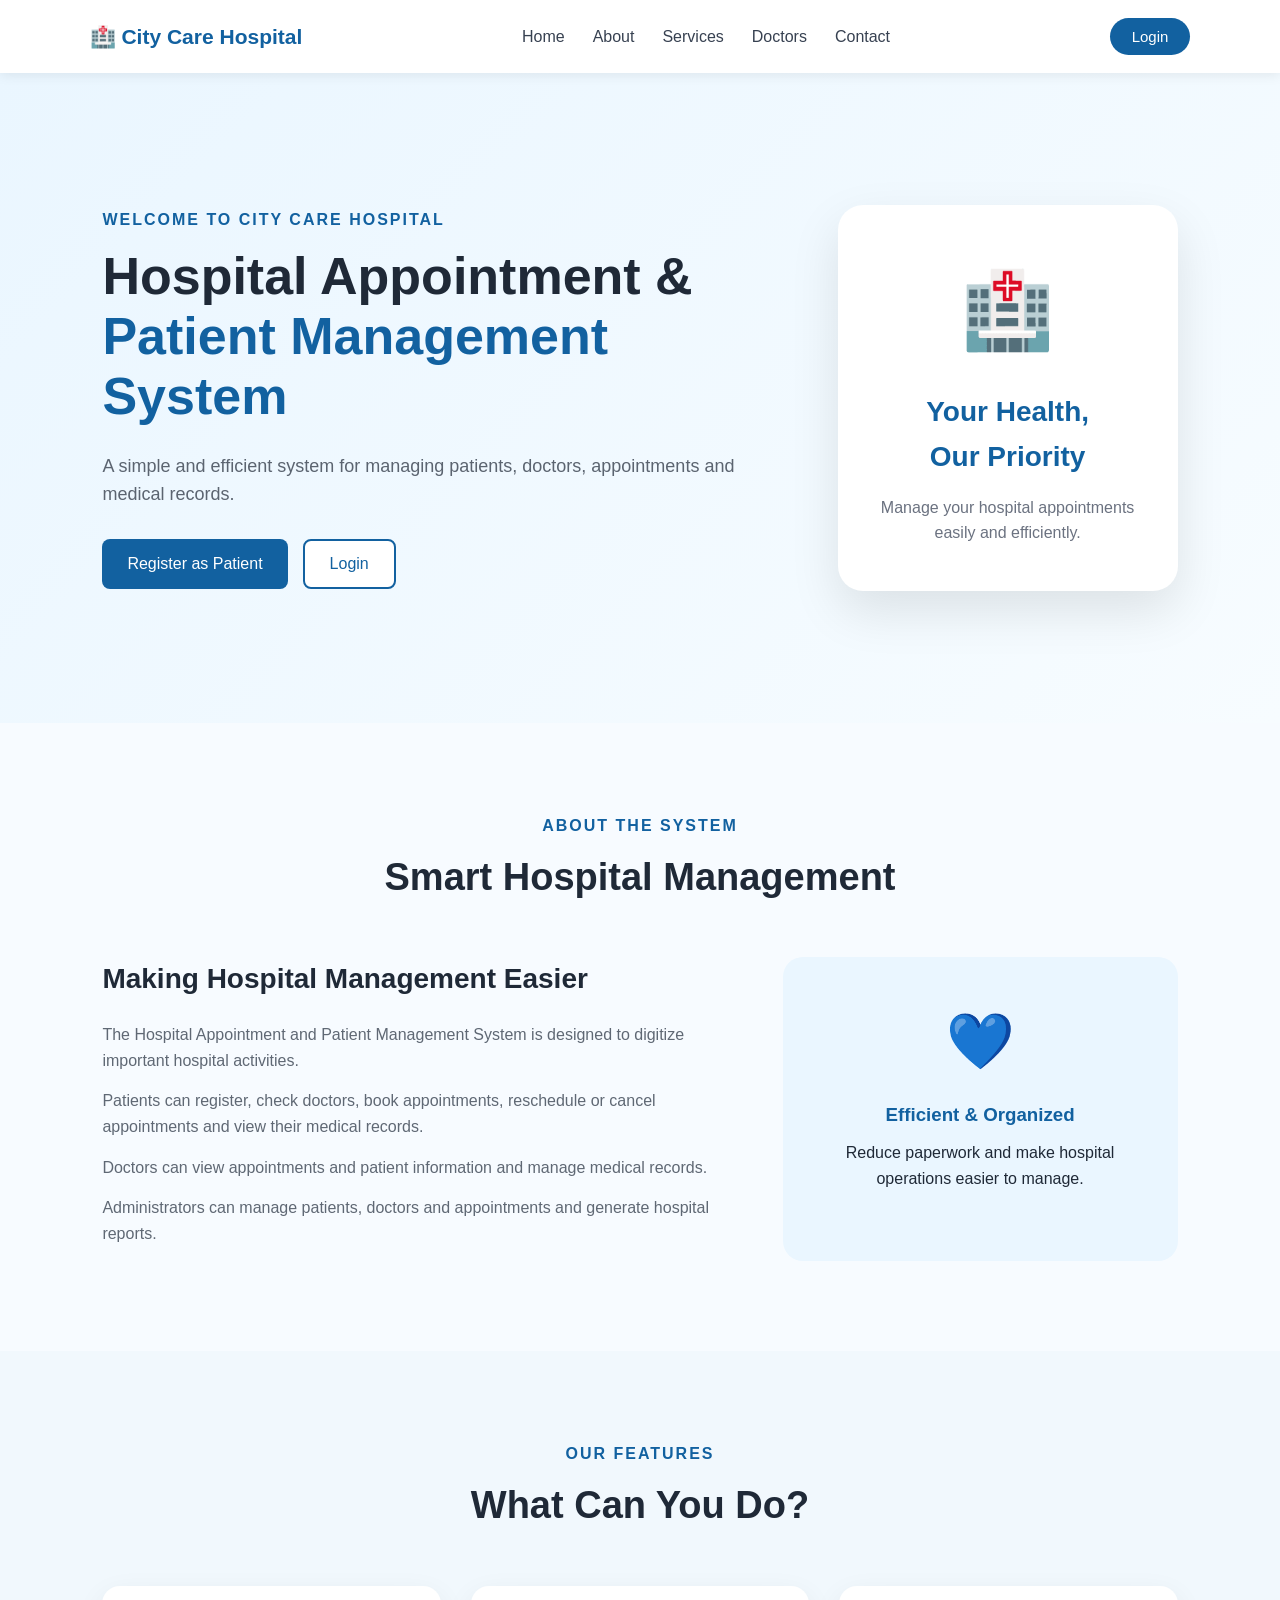
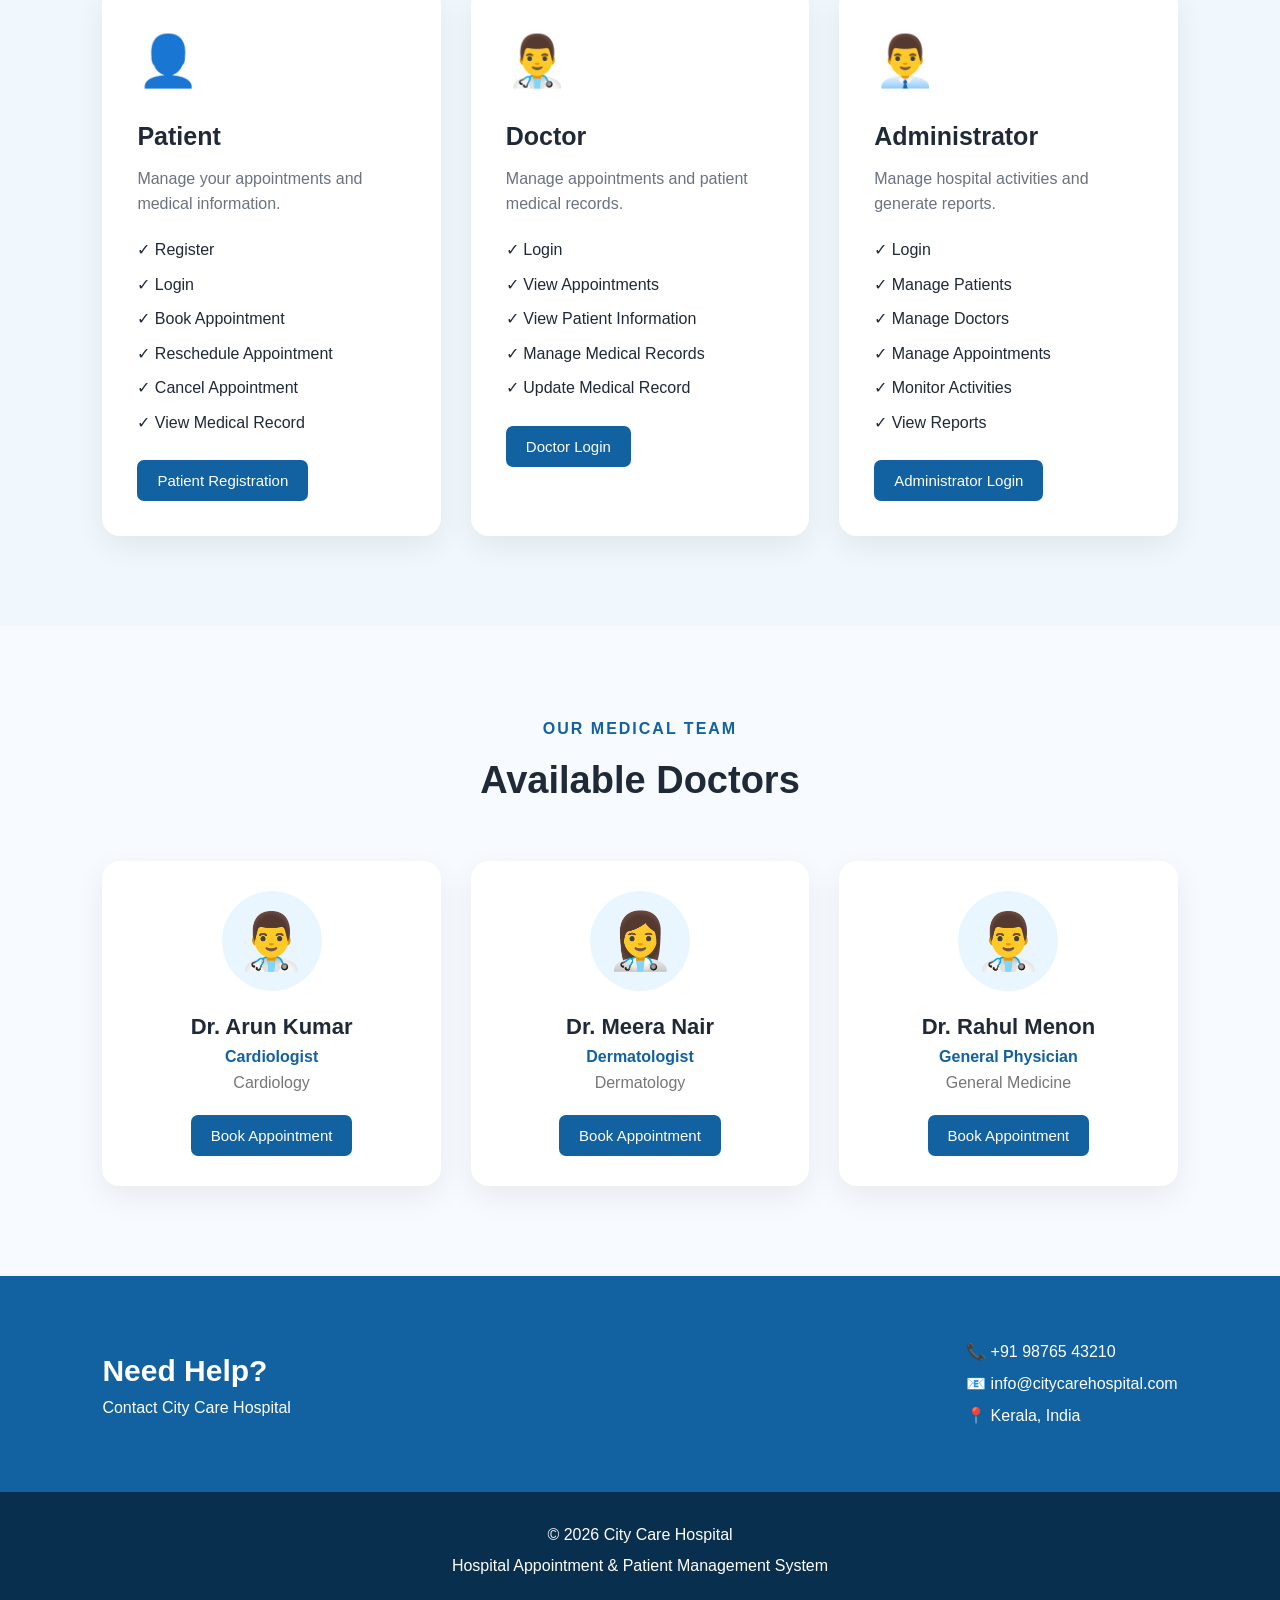
<file: index.html>
<!DOCTYPE html>
<html lang="en">

<head>
    <meta charset="UTF-8">
    <meta name="viewport" content="width=device-width, initial-scale=1.0">

    <title>Hospital Appointment & Patient Management System</title>

    <link rel="stylesheet" href="style.css">
    
</head>

<body>

    <!-- ================= NAVIGATION BAR ================= -->

    <header class="navbar">

        <div class="logo">
            🏥 City Care Hospital
        </div>

        <nav>
            <a href="#home">Home</a>
            <a href="#about">About</a>
            <a href="#services">Services</a>
            <a href="#doctors">Doctors</a>
            <a href="#contact">Contact</a>
        </nav>

        <button class="login-btn" onclick="showLogin()">
            Login
        </button>

    </header>


    <!-- ================= HOME SECTION ================= -->

    <section id="home" class="hero">

        <div class="hero-content">

            <p class="welcome">
                WELCOME TO CITY CARE HOSPITAL
            </p>

            <h1>
                Hospital Appointment &
                <span>Patient Management System</span>
            </h1>

            <p class="hero-text">
                A simple and efficient system for managing
                patients, doctors, appointments and medical records.
            </p>

            <div class="hero-buttons">

                <button onclick="showPatientRegistration()">
                    Register as Patient
                </button>

                <button class="secondary"
                        onclick="showLogin()">
                    Login
                </button>

            </div>

        </div>

        <div class="hero-card">

            <div class="hospital-icon">
                🏥
            </div>

            <h2>
                Your Health,
                <br>
                Our Priority
            </h2>

            <p>
                Manage your hospital appointments
                easily and efficiently.
            </p>

        </div>

    </section>


    <!-- ================= ABOUT SECTION ================= -->

    <section id="about" class="section">

        <div class="section-title">

            <p>ABOUT THE SYSTEM</p>

            <h2>
                Smart Hospital Management
            </h2>

        </div>

        <div class="about-container">

            <div class="about-text">

                <h3>
                    Making Hospital Management Easier
                </h3>

                <p>
                    The Hospital Appointment and Patient
                    Management System is designed to digitize
                    important hospital activities.
                </p>

                <p>
                    Patients can register, check doctors,
                    book appointments, reschedule or cancel
                    appointments and view their medical records.
                </p>

                <p>
                    Doctors can view appointments and patient
                    information and manage medical records.
                </p>

                <p>
                    Administrators can manage patients,
                    doctors and appointments and generate
                    hospital reports.
                </p>

            </div>

            <div class="about-box">

                <div class="about-icon">💙</div>

                <h3>
                    Efficient & Organized
                </h3>

                <p>
                    Reduce paperwork and make hospital
                    operations easier to manage.
                </p>

            </div>

        </div>

    </section>


    <!-- ================= SERVICES ================= -->

    <section id="services" class="section services-section">

        <div class="section-title">

            <p>OUR FEATURES</p>

            <h2>
                What Can You Do?
            </h2>

        </div>


        <div class="cards">


            <!-- Patient -->

            <div class="card patient-card">

                <div class="card-icon">
                    👤
                </div>

                <h3>
                    Patient
                </h3>

                <p>
                    Manage your appointments and
                    medical information.
                </p>

                <ul>
                    <li>✓ Register</li>
                    <li>✓ Login</li>
                    <li>✓ Book Appointment</li>
                    <li>✓ Reschedule Appointment</li>
                    <li>✓ Cancel Appointment</li>
                    <li>✓ View Medical Record</li>
                </ul>

                <button onclick="showPatientRegistration()">
                    Patient Registration
                </button>

            </div>


            <!-- Doctor -->

            <div class="card doctor-card">

                <div class="card-icon">
                    👨‍⚕️
                </div>

                <h3>
                    Doctor
                </h3>

                <p>
                    Manage appointments and
                    patient medical records.
                </p>

                <ul>
                    <li>✓ Login</li>
                    <li>✓ View Appointments</li>
                    <li>✓ View Patient Information</li>
                    <li>✓ Manage Medical Records</li>
                    <li>✓ Update Medical Record</li>
                </ul>

                <button onclick="showDoctorLogin()">
                    Doctor Login
                </button>

            </div>


            <!-- Administrator -->

            <div class="card admin-card">

                <div class="card-icon">
                    👨‍💼
                </div>

                <h3>
                    Administrator
                </h3>

                <p>
                    Manage hospital activities
                    and generate reports.
                </p>

                <ul>
                    <li>✓ Login</li>
                    <li>✓ Manage Patients</li>
                    <li>✓ Manage Doctors</li>
                    <li>✓ Manage Appointments</li>
                    <li>✓ Monitor Activities</li>
                    <li>✓ View Reports</li>
                </ul>

                <button onclick="showAdminLogin()">
                    Administrator Login
                </button>

            </div>

        </div>

    </section>


    <!-- ================= DOCTORS ================= -->

    <section id="doctors" class="section">

        <div class="section-title">

            <p>OUR MEDICAL TEAM</p>

            <h2>
                Available Doctors
            </h2>

        </div>


        <div class="doctor-list">


            <div class="doctor-profile">

                <div class="doctor-image">
                    👨‍⚕️
                </div>

                <h3>
                    Dr. Arun Kumar
                </h3>

                <p>
                    Cardiologist
                </p>

                <span>
                    Cardiology
                </span>

                <button onclick="bookAppointment()">
                    Book Appointment
                </button>

            </div>


            <div class="doctor-profile">

                <div class="doctor-image">
                    👩‍⚕️
                </div>

                <h3>
                    Dr. Meera Nair
                </h3>

                <p>
                    Dermatologist
                </p>

                <span>
                    Dermatology
                </span>

                <button onclick="bookAppointment()">
                    Book Appointment
                </button>

            </div>


            <div class="doctor-profile">

                <div class="doctor-image">
                    👨‍⚕️
                </div>

                <h3>
                    Dr. Rahul Menon
                </h3>

                <p>
                    General Physician
                </p>

                <span>
                    General Medicine
                </span>

                <button onclick="bookAppointment()">
                    Book Appointment
                </button>

            </div>

        </div>

    </section>


    <!-- ================= PATIENT REGISTRATION ================= -->

    <section id="registration" class="form-section hidden">

        <div class="form-box">

            <h2>
                Patient Registration
            </h2>

            <p>
                Create your patient account
            </p>

            <form id="registerForm">

                <p id="registerMessage"
                   class="registration-message hidden"
                   role="status"
                   aria-live="polite"></p>

                <label>
                    Full Name
                </label>

                <input
                    type="text" name="fullName"
                    placeholder="Enter your name"
                    required
                >


                <label>
                    Phone Number
                </label>

                <input
                    type="tel" name="phoneNumber"
                    placeholder="Enter phone number"
                    required
                >


                <label>
                    Email
                </label>

                <input
                    type="email" name="email"
                    placeholder="Enter email"
                    required
                >


                <label>
                    Disease / Health Problem
                </label>

                <input
                    type="text" name="disease"
                    placeholder="Enter disease or health problem"
                >


                <label>
                    Address
                </label>

                <textarea
                    placeholder="Enter address" name="address" rows="3"> 
                </textarea>


                <label>
                    Blood Group
                </label>

                <select name="bloodGroup" required>

                    <option>Select Blood Group</option>
                    <option>A+</option>
                    <option>A-</option>
                    <option>B+</option>
                    <option>B-</option>
                    <option>O+</option>
                    <option>O-</option>
                    <option>AB+</option>
                    <option>AB-</option>

                </select>


                <label>
                    Emergency Contact
                </label>

                <input
                    type="tel"
                    placeholder="Emergency contact"
                    name="emergencyContact"
                >


                <button type="submit">
                    Register Patient
                </button>

            </form>

            <button
                class="close-btn"
                onclick="closeForms()">

                Close

            </button>

        </div>

    </section>


    <!-- ================= LOGIN ================= -->

    <section id="login" class="form-section hidden">

        <div class="form-box">

            <h2>
                Login
            </h2>

            <p>
                Select your account type
            </p>


            <div class="login-options">

                <button onclick="showPatientLogin()">
                    👤 Patient
                </button>

                <button onclick="showDoctorLogin()">
                    👨‍⚕️ Doctor
                </button>

                <button onclick="showAdminLogin()">
                    👨‍💼 Administrator
                </button>

            </div>


            <button
                class="close-btn"
                onclick="closeForms()">

                Close

            </button>

        </div>

    </section>


    <!-- ================= PATIENT LOGIN ================= -->

    <section id="patient-login" class="form-section hidden">

        <div class="form-box">

            <h2>
                Patient Login
            </h2>

            <form onsubmit="patientLogin(event)">

                <label>
                    Patient ID
                </label>

                <input
                    type="number"
                    placeholder="Enter Patient ID"
                    required
                >

                <button type="submit">
                    Login
                </button>

            </form>

            <button
                class="close-btn"
                onclick="closeForms()">

                Close

            </button>

        </div>

    </section>


    <!-- ================= DOCTOR LOGIN ================= -->

    <section id="doctor-login" class="form-section hidden">

        <div class="form-box">

            <h2>
                Doctor Login
            </h2>

            <form onsubmit="doctorLogin(event)">

                <label>
                    Doctor ID
                </label>

                <input
                    type="number"
                    placeholder="Enter Doctor ID"
                    required
                >

                <button type="submit">
                    Login
                </button>

            </form>

            <button
                class="close-btn"
                onclick="closeForms()">

                Close

            </button>

        </div>

    </section>


    <!-- ================= ADMIN LOGIN ================= -->

    <section id="admin-login" class="form-section hidden">

        <div class="form-box">

            <h2>
                Administrator Login
            </h2>

            <form onsubmit="adminLogin(event)">

                <label>
                    Username
                </label>

                <input
                    type="text"
                    placeholder="Enter username"
                    required
                >

                <label>
                    Password
                </label>

                <input
                    type="password"
                    placeholder="Enter password"
                    required
                >

                <button type="submit">
                    Login
                </button>

            </form>

            <button
                class="close-btn"
                onclick="closeForms()">

                Close

            </button>

        </div>

    </section>


    <!-- ================= CONTACT ================= -->

    <section id="contact" class="contact-section">

        <div>

            <h2>
                Need Help?
            </h2>

            <p>
                Contact City Care Hospital
            </p>

        </div>

        <div class="contact-details">

            📞 +91 98765 43210

            <br>

            📧 info@citycarehospital.com

            <br>

            📍 Kerala, India

        </div>

    </section>


    <!-- ================= FOOTER ================= -->

    <footer>

        <p>
            © 2026 City Care Hospital
        </p>

        <p>
            Hospital Appointment & Patient Management System
        </p>

    </footer>


    <!-- ================= JAVASCRIPT ================= -->

    <script>

        function hideAllForms() {

            document
                .querySelectorAll(".form-section")
                .forEach(function(section) {

                    section.classList.add("hidden");

                });

        }


        function showLogin() {

            hideAllForms();

            document
                .getElementById("login")
                .classList.remove("hidden");

            document
                .getElementById("login")
                .scrollIntoView();

        }


        function showPatientRegistration() {

            hideAllForms();

            document
                .getElementById("registration")
                .classList.remove("hidden");

            document
                .getElementById("registration")
                .scrollIntoView();

        }


        function showPatientLogin() {

            hideAllForms();

            document
                .getElementById("patient-login")
                .classList.remove("hidden");

            document
                .getElementById("patient-login")
                .scrollIntoView();

        }


        function showDoctorLogin() {

            hideAllForms();

            document
                .getElementById("doctor-login")
                .classList.remove("hidden");

            document
                .getElementById("doctor-login")
                .scrollIntoView();

        }


        function showAdminLogin() {

            hideAllForms();

            document
                .getElementById("admin-login")
                .classList.remove("hidden");

            document
                .getElementById("admin-login")
                .scrollIntoView();

        }


        function closeForms() {

            hideAllForms();

        }


        


        function patientLogin(event) {

            event.preventDefault();

            alert(
                "Patient login successful!"
            );

        }


        function doctorLogin(event) {

            event.preventDefault();

            alert(
                "Doctor login successful!"
            );

        }


        function adminLogin(event) {

            event.preventDefault();

            alert(
                "Administrator login successful!"
            );

        }


        function bookAppointment() {

            alert(
                "Please login as a patient to book an appointment."
            );

        }

    </script>

</body>
<script src="script.js"></script>

</html>
</file>
<file: style.css>
/* =========================================
   GENERAL
========================================= */

* {
    margin: 0;
    padding: 0;
    box-sizing: border-box;
}

html {
    scroll-behavior: smooth;
}

body {
    font-family: Arial, Helvetica, sans-serif;
    background: #f7fbff;
    color: #1f2937;
    line-height: 1.6;
}


/* =========================================
   NAVBAR
========================================= */

.navbar {
    width: 100%;
    padding: 18px 7%;
    display: flex;
    align-items: center;
    justify-content: space-between;

    background: white;

    box-shadow: 0 2px 12px rgba(0, 0, 0, 0.08);

    position: sticky;
    top: 0;
    z-index: 1000;
}

.logo {
    font-size: 21px;
    font-weight: bold;
    color: #1261a0;
}

.navbar nav {
    display: flex;
    gap: 28px;
}

.navbar nav a {
    text-decoration: none;
    color: #374151;
    font-weight: 500;
}

.navbar nav a:hover {
    color: #1261a0;
}

.login-btn {
    border: none;
    padding: 10px 22px;
    border-radius: 25px;

    background: #1261a0;
    color: white;

    font-size: 15px;
    cursor: pointer;
}

.login-btn:hover {
    background: #0b4778;
}


/* =========================================
   HERO
========================================= */

.hero {
    min-height: 650px;

    padding: 80px 8%;

    display: flex;
    align-items: center;
    justify-content: space-between;

    background: linear-gradient(
        135deg,
        #eaf6ff,
        #f7fcff
    );

    gap: 60px;
}

.hero-content {
    max-width: 650px;
}

.welcome {
    color: #1261a0;
    font-weight: bold;
    letter-spacing: 2px;
    margin-bottom: 15px;
}

.hero h1 {
    font-size: 52px;
    line-height: 1.15;
    margin-bottom: 25px;
}

.hero h1 span {
    color: #1261a0;
}

.hero-text {
    font-size: 18px;
    color: #5b6470;
    margin-bottom: 30px;
}

.hero-buttons {
    display: flex;
    gap: 15px;
}

.hero-buttons button {
    border: none;

    padding: 14px 25px;

    border-radius: 8px;

    background: #1261a0;
    color: white;

    font-size: 16px;

    cursor: pointer;
}

.hero-buttons button:hover {
    background: #0b4778;
}

.hero-buttons .secondary {
    background: white;
    color: #1261a0;
    border: 2px solid #1261a0;
}


/* =========================================
   HERO CARD
========================================= */

.hero-card {
    width: 340px;

    padding: 45px 30px;

    text-align: center;

    background: white;

    border-radius: 25px;

    box-shadow:
        0 20px 50px rgba(0, 0, 0, 0.10);
}

.hospital-icon {
    font-size: 75px;
    margin-bottom: 20px;
}

.hero-card h2 {
    color: #1261a0;
    font-size: 28px;
    margin-bottom: 15px;
}

.hero-card p {
    color: #6b7280;
}


/* =========================================
   SECTIONS
========================================= */

.section {
    padding: 90px 8%;
}

.section-title {
    text-align: center;
    margin-bottom: 50px;
}

.section-title p {
    color: #1261a0;
    font-weight: bold;
    letter-spacing: 2px;
}

.section-title h2 {
    font-size: 38px;
    margin-top: 8px;
}


/* =========================================
   ABOUT
========================================= */

.about-container {
    display: flex;
    gap: 50px;
    align-items: stretch;
}

.about-text {
    flex: 2;
}

.about-text h3 {
    font-size: 28px;
    margin-bottom: 20px;
}

.about-text p {
    color: #5f6874;
    margin-bottom: 15px;
}

.about-box {
    flex: 1;

    padding: 40px;

    background: #eaf6ff;

    border-radius: 20px;

    text-align: center;
}

.about-icon {
    font-size: 55px;
    margin-bottom: 15px;
}

.about-box h3 {
    color: #1261a0;
    margin-bottom: 10px;
}


/* =========================================
   SERVICE CARDS
========================================= */

.services-section {
    background: #f1f8fd;
}

.cards {
    display: grid;

    grid-template-columns:
        repeat(3, 1fr);

    gap: 30px;
}

.card {
    padding: 35px;

    background: white;

    border-radius: 18px;

    box-shadow:
        0 10px 30px rgba(0, 0, 0, 0.07);

    transition: 0.3s;
}

.card:hover {
    transform: translateY(-8px);
}

.card-icon {
    font-size: 50px;
    margin-bottom: 15px;
}

.card h3 {
    font-size: 25px;
    margin-bottom: 10px;
}

.card p {
    color: #6b7280;
    margin-bottom: 20px;
}

.card ul {
    list-style: none;
    margin-bottom: 25px;
}

.card li {
    margin: 9px 0;
}

.card button,
.doctor-profile button,
.form-box button {
    border: none;

    padding: 12px 20px;

    border-radius: 7px;

    background: #1261a0;

    color: white;

    cursor: pointer;

    font-size: 15px;
}

.card button:hover,
.doctor-profile button:hover,
.form-box button:hover {
    background: #0b4778;
}


/* =========================================
   DOCTORS
========================================= */

.doctor-list {
    display: grid;

    grid-template-columns:
        repeat(3, 1fr);

    gap: 30px;
}

.doctor-profile {
    padding: 30px;

    text-align: center;

    background: white;

    border-radius: 18px;

    box-shadow:
        0 10px 30px rgba(0, 0, 0, 0.07);
}

.doctor-image {
    width: 100px;
    height: 100px;

    margin: auto;
    margin-bottom: 18px;

    display: flex;
    align-items: center;
    justify-content: center;

    border-radius: 50%;

    background: #eaf6ff;

    font-size: 55px;
}

.doctor-profile h3 {
    font-size: 22px;
}

.doctor-profile p {
    color: #1261a0;
    font-weight: bold;
}

.doctor-profile span {
    display: block;
    margin-bottom: 20px;
    color: #777;
}


/* =========================================
   FORMS
========================================= */

.form-section {
    padding: 70px 20px;

    background: #eef8ff;

    display: flex;
    justify-content: center;
}

.hidden {
    display: none;
}

.form-box {
    width: 500px;

    padding: 40px;

    background: white;

    border-radius: 20px;

    box-shadow:
        0 15px 40px rgba(0, 0, 0, 0.10);
}

.form-box h2 {
    color: #1261a0;
    font-size: 30px;
    margin-bottom: 5px;
}

.form-box > p {
    color: #777;
    margin-bottom: 25px;
}

.form-box .registration-message {
    color: #b42318;
    white-space: pre-line;
}

.form-box .registration-message.success {
    color: #18794e;
}

.form-box form {
    display: flex;
    flex-direction: column;
}

.form-box label {
    margin-top: 15px;
    margin-bottom: 6px;

    font-weight: bold;
}

.form-box input,
.form-box textarea,
.form-box select {
    width: 100%;

    padding: 12px;

    border: 1px solid #d1d5db;

    border-radius: 7px;

    font-size: 15px;

    outline: none;
}

.form-box textarea {
    min-height: 90px;
    resize: vertical;
}

.form-box form button {
    margin-top: 25px;
}

.close-btn {
    margin-top: 15px;

    background: #6b7280 !important;
}

.close-btn:hover {
    background: #4b5563 !important;
}


/* =========================================
   LOGIN OPTIONS
========================================= */

.login-options {
    display: flex;
    flex-direction: column;

    gap: 15px;
}

.login-options button {
    width: 100%;
}


/* =========================================
   CONTACT
========================================= */

.contact-section {
    padding: 60px 8%;

    display: flex;
    justify-content: space-between;
    align-items: center;

    background: #1261a0;

    color: white;
}

.contact-section h2 {
    font-size: 30px;
}

.contact-details {
    line-height: 2;
}


/* =========================================
   FOOTER
========================================= */

footer {
    padding: 25px;

    text-align: center;

    background: #092f4f;

    color: white;
}

footer p {
    margin: 5px;
}


/* =========================================
   RESPONSIVE DESIGN
========================================= */

@media (max-width: 900px) {

    .navbar {
        flex-direction: column;
        gap: 15px;
    }

    .hero {
        flex-direction: column;
        text-align: center;
    }

    .hero-buttons {
        justify-content: center;
    }

    .cards {
        grid-template-columns: 1fr;
    }

    .doctor-list {
        grid-template-columns: 1fr;
    }

    .about-container {
        flex-direction: column;
    }

    .contact-section {
        flex-direction: column;
        text-align: center;
        gap: 20px;
    }
}


@media (max-width: 600px) {

    .navbar nav {
        gap: 12px;
        flex-wrap: wrap;
        justify-content: center;
    }

    .hero h1 {
        font-size: 36px;
    }

    .hero-card {
        width: 100%;
    }

    .section-title h2 {
        font-size: 30px;
    }

    .form-box {
        width: 100%;
        padding: 25px;
    }
}
</file>
